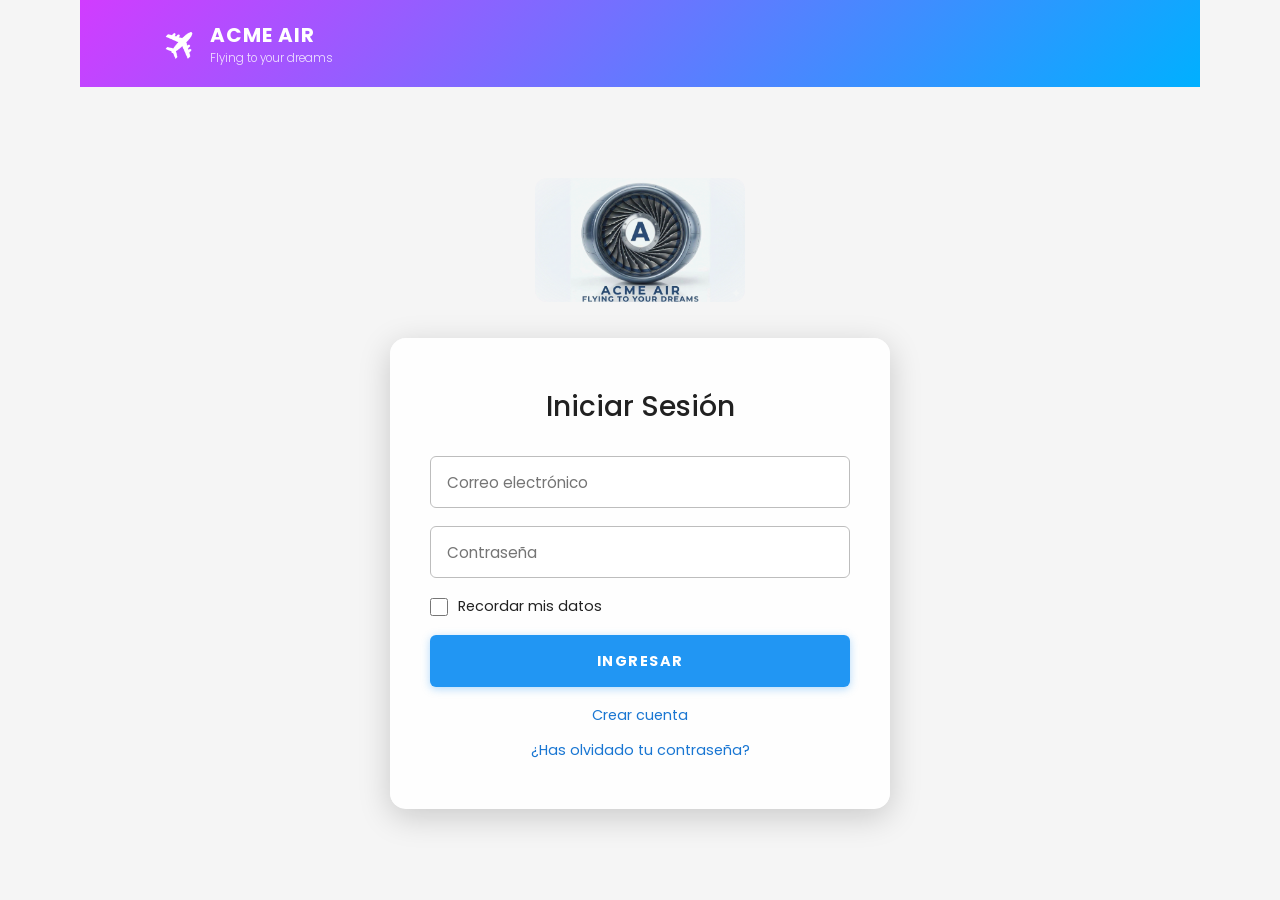
<file: index.html>
<!DOCTYPE html>
<html lang="es">
<head>
  <meta charset="UTF-8">
  <meta name="viewport" content="width=device-width, initial-scale=1.0">
  <title>ACME AIR — Iniciar Sesión</title>
  <link rel="stylesheet" href="css/style.css">
  <link rel="stylesheet" href="css/forms.css">
  <link rel="stylesheet" href="css/layout.css">
  <link rel="stylesheet" href="css/responsive.css">
</head>
<body>
  <div class="page-wrapper">
    <header class="app-header">
      <div class="app-header__logo">
        <img src="img/icons/avion.png" alt="Logo" class="app-header__plane">
        <div class="app-header__brand">
          <span class="app-header__name">ACME AIR</span>
          <span class="app-header__tagline">Flying to your dreams</span>
        </div>
      </div>
    </header>

    <div class="login-center">
      <div class="login-logo-wrap">
        <img src="img/logo.png" alt="ACME AIR Logo" class="login-logo">
      </div>

      <main class="login-card">
        <h1 class="login-title">Iniciar Sesión</h1>

        <form action="menu.html" method="get" novalidate>
          <div class="form-group">
            <input type="email" id="email" name="email" class="form-input" placeholder="Correo electrónico" required>
          </div>

          <div class="form-group">
            <input type="password" id="password" name="password" class="form-input" placeholder="Contraseña" required>
          </div>

          <div class="form-group">
            <label class="form-check" for="recordar">
              <input type="checkbox" id="recordar" name="recordar">
              Recordar mis datos
            </label>
          </div>

          <div class="form-group">
            <a href="menu.html" class="btn-primary" role="button">INGRESAR</a>
          </div>
        </form>

        <a href="registro.html" class="link-blue">Crear cuenta</a>
        <a href="recuperar.html" class="link-blue">¿Has olvidado tu contraseña?</a>
      </main>
    </div>
  </div>
</body>
</html>
</file>
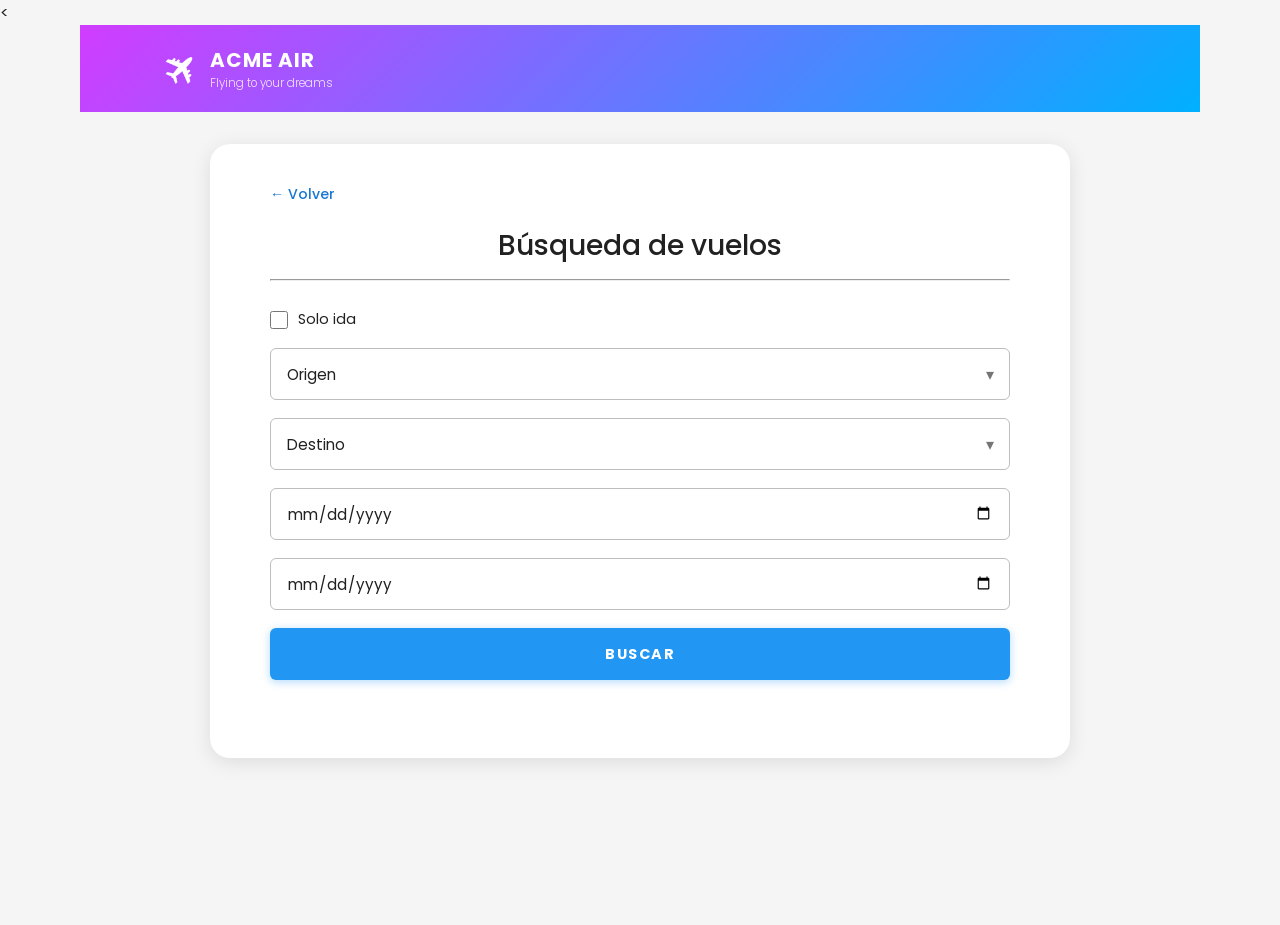
<file: buscar-vuelos.html>
<<!DOCTYPE html>
<html lang="es">
<head>
  <meta charset="UTF-8">
  <meta name="viewport" content="width=device-width, initial-scale=1.0">
  <title>ACME AIR — Buscar Vuelos</title>
  <link rel="stylesheet" href="css/style.css">
  <link rel="stylesheet" href="css/forms.css">
  <link rel="stylesheet" href="css/layout.css">
  <link rel="stylesheet" href="css/responsive.css">
</head>
<body>
  <div class="page-wrapper">
    <header class="app-header">
      <div class="app-header__logo">
        <img src="img/icons/avion.png" alt="Logo" class="app-header__plane">
        <div class="app-header__brand">
          <span class="app-header__name">ACME AIR</span>
          <span class="app-header__tagline">Flying to your dreams</span>
        </div>
      </div>
    </header>

    <main class="app-card">
      <a href="menu.html" class="btn-back">← Volver</a>
      <h1 class="card-title">Búsqueda de vuelos</h1>
      <hr class="card-divider">

      <form action="vuelos.html" method="get">
        <div class="form-group">
          <label class="form-check" for="ida">
            <input type="checkbox" id="ida" name="ida">
            Solo ida
          </label>
        </div>
        
        <div class="form-group select-wrapper">
          <select id="origen" name="origen" class="form-select" required>
            <option value="" disabled selected>Origen</option>
            <option value="BOG">Bogotá</option>
            <option value="MDE">Medellín</option>
            <option value="CUN">Cancún</option>
          </select>
        </div>
        
        <div class="form-group select-wrapper">
          <select id="destino" name="destino" class="form-select" required>
            <option value="" disabled selected>Destino</option>
            <option value="BOG">Bogotá</option>
            <option value="MDE">Medellín</option>
            <option value="CUN">Cancún</option>
          </select>
        </div>
        
        <div class="form-group">
          <input type="date" id="salida" name="salida" class="form-input" placeholder="Fecha de salida" required>
        </div>
        
        <div class="form-group">
          <input type="date" id="regreso" name="regreso" class="form-input" placeholder="Fecha de regreso">
        </div>
        
        <div class="form-group">
          <a href="vuelos.html" class="btn-primary" role="button">BUSCAR</a>
        </div>
      </form>
    </main>
  </div>
</body>
</html>
</file>
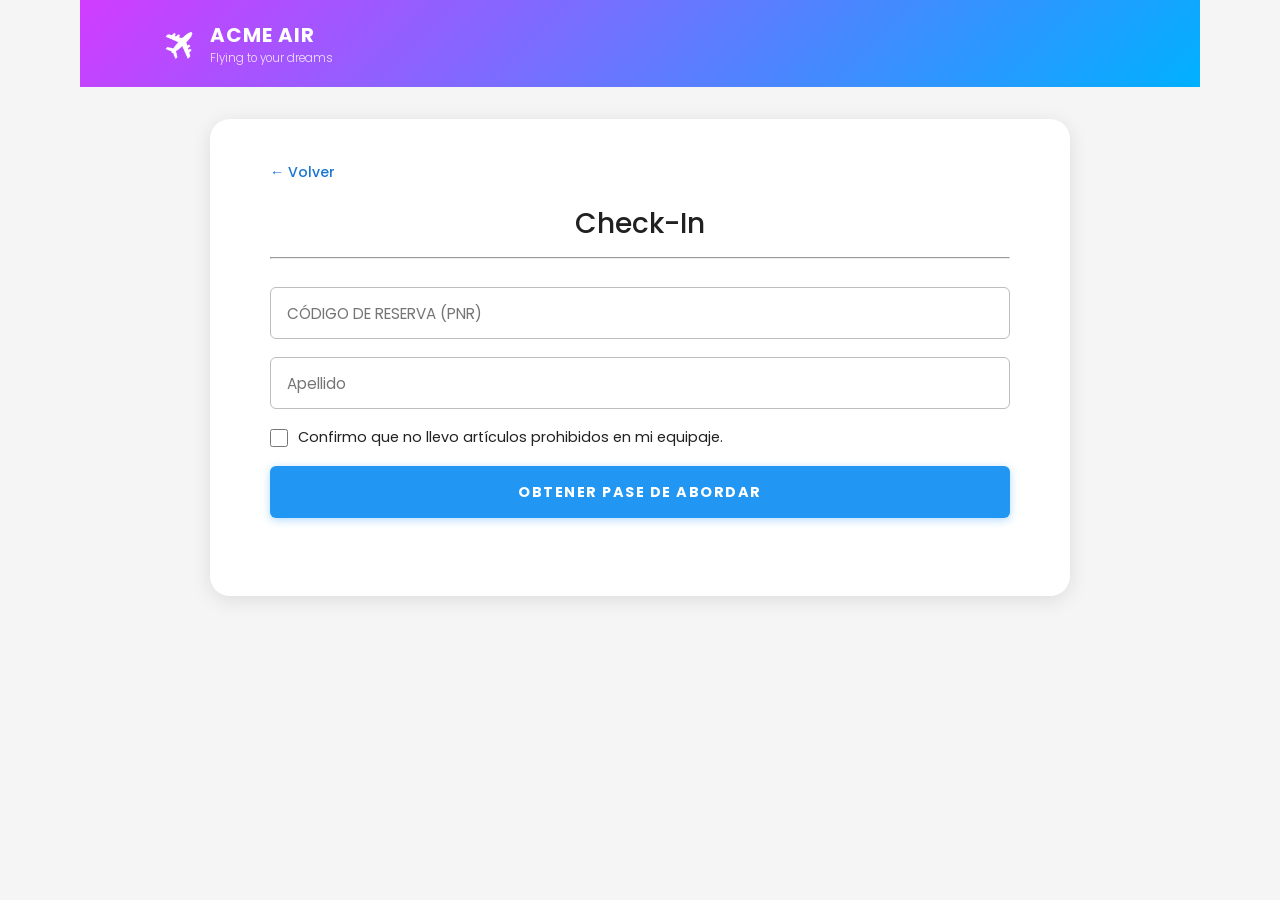
<file: checkin.html>
<!DOCTYPE html>
<html lang="es">
<head>
  <meta charset="UTF-8">
  <meta name="viewport" content="width=device-width, initial-scale=1.0">
  <meta name="description" content="Realiza tu Check-In en línea con ACME AIR.">
  <title>ACME AIR — Check-In</title>
  <link rel="stylesheet" href="css/style.css">
  <link rel="stylesheet" href="css/forms.css">
  <link rel="stylesheet" href="css/layout.css">
  <link rel="stylesheet" href="css/responsive.css">
</head>
<body>

  <div class="page-wrapper" id="checkin-page">

   
    <header class="app-header" role="banner">
      <div class="app-header__logo">
        <img src="img/icons/avion.png" alt="" class="app-header__plane">
        <div class="app-header__brand">
          <span class="app-header__name">ACME AIR</span>
          <span class="app-header__tagline">Flying to your dreams</span>
        </div>
      </div>
    </header>

    
    <main class="app-card" role="main">

      <a href="menu.html" class="btn-back" aria-label="Volver al menú">← Volver</a>

      <h1 class="card-title">Check-In</h1>
      <hr class="card-divider">

      <form id="checkin-form" novalidate>

       
        <div class="form-group">
          <input
            type="text"
            id="pnr"
            name="pnr"
            class="form-input"
            placeholder="Código de Reserva (PNR)"
            autocomplete="off"
            required
            aria-required="true"
            aria-label="Código de reserva PNR"
            maxlength="6"
            style="text-transform: uppercase;"
          >
        </div>

     
        <div class="form-group">
          <input
            type="text"
            id="apellido"
            name="apellido"
            class="form-input"
            placeholder="Apellido"
            autocomplete="family-name"
            required
            aria-required="true"
            aria-label="Apellido del pasajero"
          >
        </div>

       
        <div class="form-group">
          <label class="form-check" for="carga-peligrosa">
            <input type="checkbox" id="carga-peligrosa" name="carga-peligrosa" required>
            Confirmo que no llevo artículos prohibidos en mi equipaje.
          </label>
        </div>

        <div class="form-group">
          <a
            href="menu.html"
            class="btn-primary"
            id="btn-checkin"
            role="button"
            aria-label="Obtener pase de abordar"
          >
            OBTENER PASE DE ABORDAR
          </a>
        </div>

      </form>

    </main>

  </div>

</body>
</html>
</file>
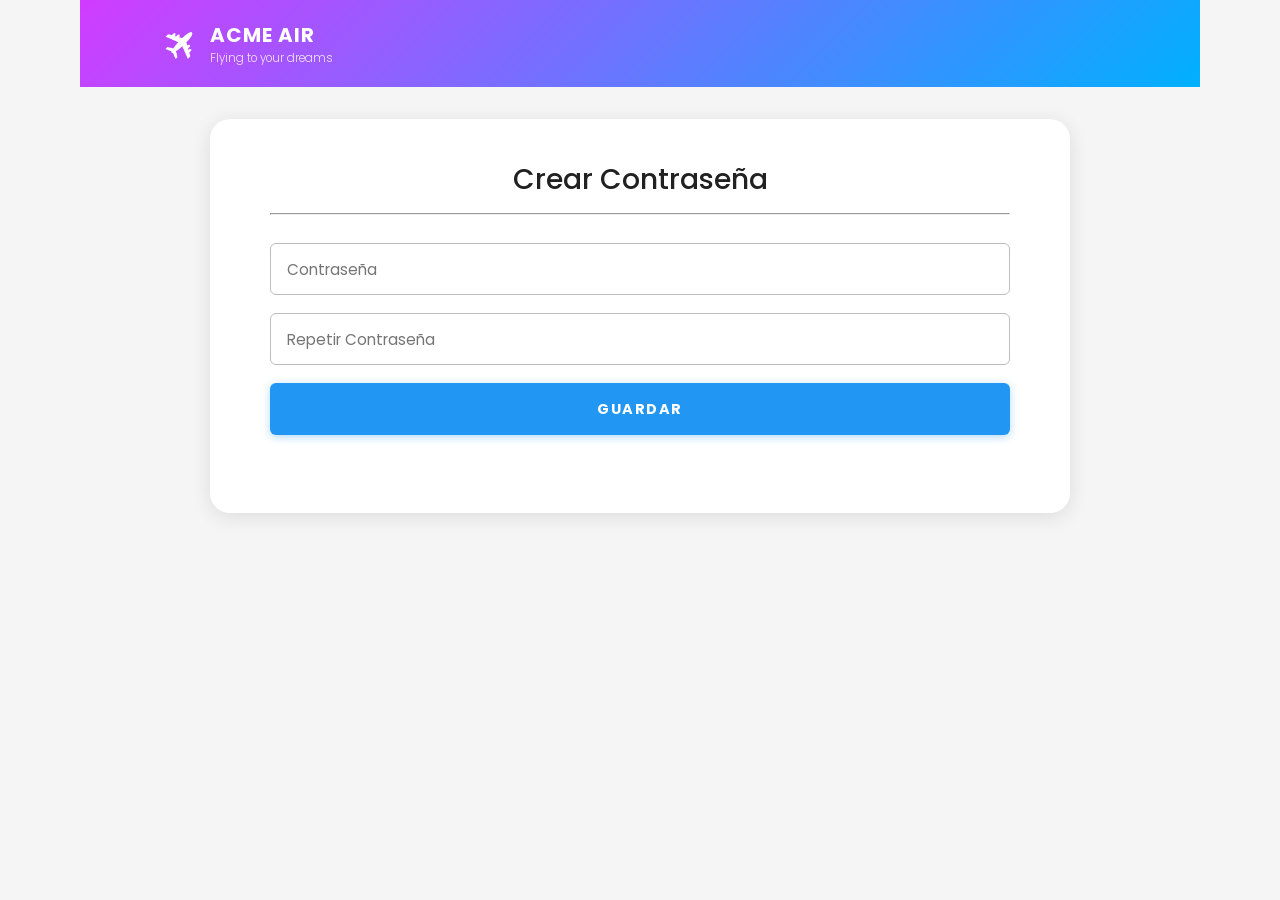
<file: crear-contraseña.html>
<!DOCTYPE html>
<html lang="es">
<head>
  <meta charset="UTF-8">
  <meta name="viewport" content="width=device-width, initial-scale=1.0">
  <title>ACME AIR — Crear Contraseña</title>
  <link rel="stylesheet" href="css/style.css">
  <link rel="stylesheet" href="css/forms.css">
  <link rel="stylesheet" href="css/layout.css">
  <link rel="stylesheet" href="css/responsive.css">
</head>
<body>
  <div class="page-wrapper">
    <header class="app-header">
      <div class="app-header__logo">
        <img src="img/icons/avion.png" alt="Logo" class="app-header__plane">
        <div class="app-header__brand">
          <span class="app-header__name">ACME AIR</span>
          <span class="app-header__tagline">Flying to your dreams</span>
        </div>
      </div>
    </header>

    <main class="app-card">
      <h1 class="card-title">Crear Contraseña</h1>
      <hr class="card-divider">

      <form action="menu.html" method="get">
        <div class="form-group">
          <input type="password" name="pass" class="form-input" placeholder="Contraseña" required>
        </div>
        <div class="form-group">
          <input type="password" name="pass2" class="form-input" placeholder="Repetir Contraseña" required>
        </div>
        <div class="form-group">
          <a href="menu.html" class="btn-primary" role="button">GUARDAR</a>
        </div>
      </form>
    </main>
  </div>
</body>
</html>
</file>
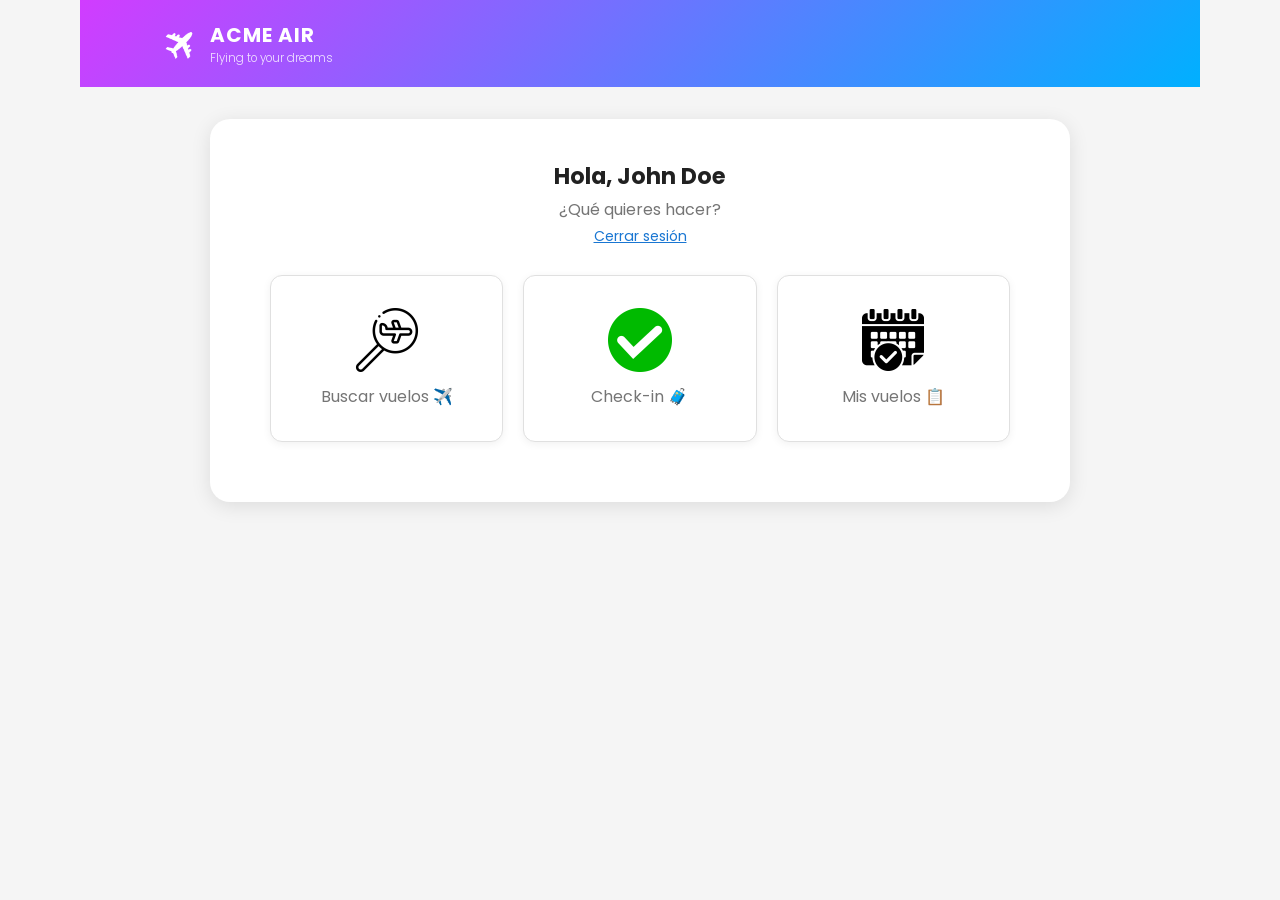
<file: menu.html>
<!DOCTYPE html>
<html lang="es">
<head>
  <meta charset="UTF-8">
  <meta name="viewport" content="width=device-width, initial-scale=1.0">
  <title>ACME AIR — Menú Principal</title>
  <link rel="stylesheet" href="css/style.css">
  <link rel="stylesheet" href="css/forms.css">
  <link rel="stylesheet" href="css/layout.css">
  <link rel="stylesheet" href="css/responsive.css">
</head>
<body>
  <div class="page-wrapper">
    <header class="app-header">
      <div class="app-header__logo">
        <img src="img/icons/avion.png" alt="Logo" class="app-header__plane">
        <div class="app-header__brand">
          <span class="app-header__name">ACME AIR</span>
          <span class="app-header__tagline">Flying to your dreams</span>
        </div>
      </div>
    </header>

    <main class="app-card">
      <h1 class="menu-greeting">Hola, John Doe</h1>
      <p class="menu-subtitle">¿Qué quieres hacer?</p>
      <a href="index.html" class="menu-logout">Cerrar sesión</a>

      <nav class="menu-list">
        <a href="buscar-vuelos.html" class="menu-item">
          <img src="img/icons/buscar-vuelo.png" alt="" class="menu-item__icon">
          <span class="menu-item__label">Buscar vuelos ✈️</span>
          <span class="menu-item__arrow">›</span>
        </a>

        <a href="checkin.html" class="menu-item">
          <img src="img/icons/cheque.png" alt="" class="menu-item__icon">
          <span class="menu-item__label">Check-in 🧳</span>
          <span class="menu-item__arrow">›</span>
        </a>

        <a href="mis-vuelos.html" class="menu-item">
          <img src="img/icons/planificador.png" alt="" class="menu-item__icon">
          <span class="menu-item__label">Mis vuelos 📋</span>
          <span class="menu-item__arrow">›</span>
        </a>
      </nav>
    </main>
  </div>
</body>
</html>
</file>
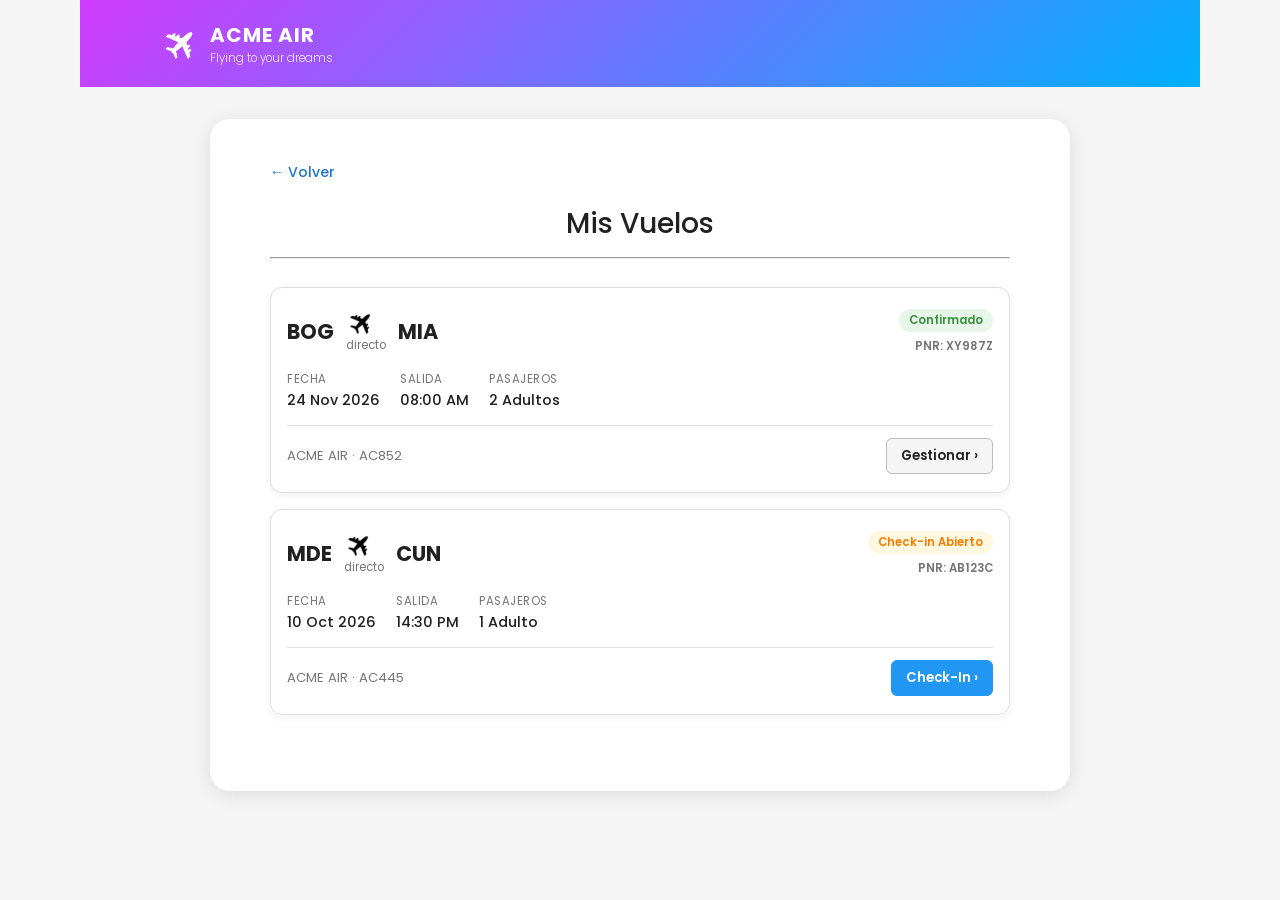
<file: mis-vuelos.html>
<!DOCTYPE html>
<html lang="es">
<head>
  <meta charset="UTF-8">
  <meta name="viewport" content="width=device-width, initial-scale=1.0">
  <meta name="description" content="Consulta tus vuelos y reservas activas en ACME AIR.">
  <title>ACME AIR — Mis Vuelos</title>
  <link rel="stylesheet" href="css/style.css">
  <link rel="stylesheet" href="css/forms.css">
  <link rel="stylesheet" href="css/layout.css">
  <link rel="stylesheet" href="css/responsive.css">
</head>
<body>

  <div class="page-wrapper" id="mis-vuelos-page">

   
    <header class="app-header" role="banner">
      <div class="app-header__logo">
        <img src="img/icons/avion.png" alt="" class="app-header__plane">
        <div class="app-header__brand">
          <span class="app-header__name">ACME AIR</span>
          <span class="app-header__tagline">Flying to your dreams</span>
        </div>
      </div>
    </header>

    
    <main class="app-card" role="main">

      <a href="menu.html" class="btn-back" aria-label="Volver al menú">← Volver</a>

      <h1 class="card-title">Mis Vuelos</h1>
      <hr class="card-divider">

      
      <div class="flights-list" role="list" aria-label="Tus vuelos">

        
        <article class="flight-card" role="listitem" aria-label="Reserva confirmada a Miami">
          <div class="flight-card__header">
            <div class="flight-route">
              <span class="flight-route__city">BOG</span>
              <div style="text-align:center;">
                <img src="img/icons/avion.png" class="flight-route__icon-img" alt="">
                <span class="flight-route__arrow">directo</span>
              </div>
              <span class="flight-route__city">MIA</span>
            </div>
            <div style="text-align:right;">
              <span class="badge badge-success">Confirmado</span><br>
              <span style="font-size:0.72rem;color:var(--clr-muted);font-weight:600;">PNR: XY987Z</span>
            </div>
          </div>
          <div class="flight-card__details">
            <div class="flight-detail">
              <span class="flight-detail__label">Fecha</span>
              <span class="flight-detail__value">24 Nov 2026</span>
            </div>
            <div class="flight-detail">
              <span class="flight-detail__label">Salida</span>
              <span class="flight-detail__value">08:00 AM</span>
            </div>
            <div class="flight-detail">
              <span class="flight-detail__label">Pasajeros</span>
              <span class="flight-detail__value">2 Adultos</span>
            </div>
          </div>
          <div class="flight-card__footer">
            <span class="flight-airline">ACME AIR · AC852</span>
            <a href="menu.html" class="btn-select-flight" aria-label="Gestionar reserva XY987Z">
              Gestionar ›
            </a>
          </div>
        </article>

       
        <article class="flight-card" role="listitem" aria-label="Reserva a Cancún con check-in abierto">
          <div class="flight-card__header">
            <div class="flight-route">
              <span class="flight-route__city">MDE</span>
              <div style="text-align:center;">
                <img src="img/icons/avion.png" class="flight-route__icon-img" alt="">
                <span class="flight-route__arrow">directo</span>
              </div>
              <span class="flight-route__city">CUN</span>
            </div>
            <div style="text-align:right;">
              <span class="badge badge-warning">Check-in Abierto</span><br>
              <span style="font-size:0.72rem;color:var(--clr-muted);font-weight:600;">PNR: AB123C</span>
            </div>
          </div>
          <div class="flight-card__details">
            <div class="flight-detail">
              <span class="flight-detail__label">Fecha</span>
              <span class="flight-detail__value">10 Oct 2026</span>
            </div>
            <div class="flight-detail">
              <span class="flight-detail__label">Salida</span>
              <span class="flight-detail__value">14:30 PM</span>
            </div>
            <div class="flight-detail">
              <span class="flight-detail__label">Pasajeros</span>
              <span class="flight-detail__value">1 Adulto</span>
            </div>
          </div>
          <div class="flight-card__footer">
            <span class="flight-airline">ACME AIR · AC445</span>
            <a href="checkin.html" class="btn-select-flight" style="background:var(--clr-primary);color:white;border-color:var(--clr-primary);" aria-label="Hacer check-in reserva AB123C">
              Check-In ›
            </a>
          </div>
        </article>

      </div>

    </main>

  </div>

</body>
</html>
</file>
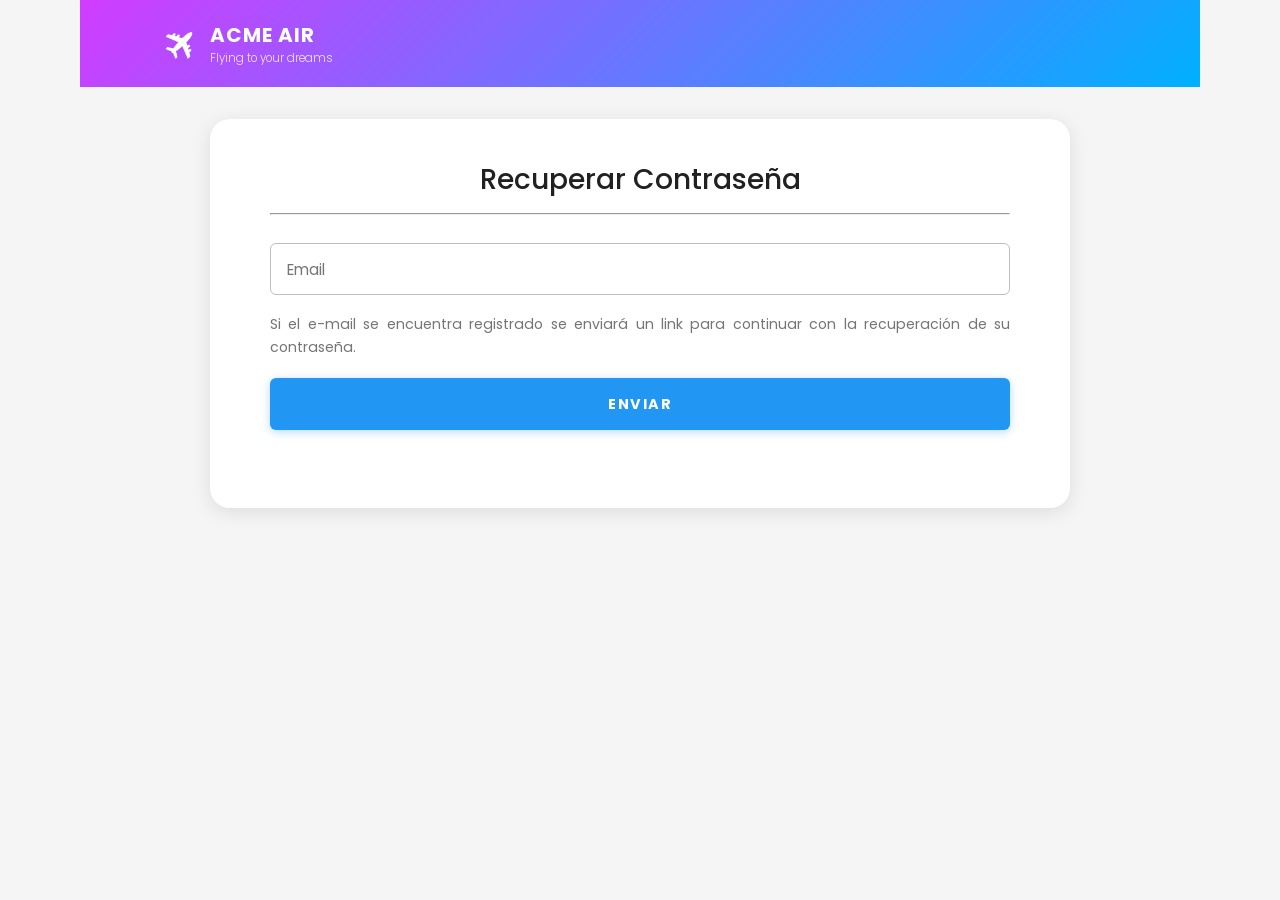
<file: recuperar.html>
<!DOCTYPE html>
<html lang="es">
<head>
  <meta charset="UTF-8">
  <meta name="viewport" content="width=device-width, initial-scale=1.0">
  <meta name="description" content="Recupera el acceso a tu cuenta de ACME AIR.">
  <title>ACME AIR — Recuperar Contraseña</title>
  <link rel="stylesheet" href="css/style.css">
  <link rel="stylesheet" href="css/forms.css">
  <link rel="stylesheet" href="css/layout.css">
  <link rel="stylesheet" href="css/responsive.css">
</head>
<body>

  <div class="page-wrapper" id="recuperar-page">

<header class="app-header" role="banner">
      <div class="app-header__logo">
        <img src="img/icons/avion.png" alt="" class="app-header__plane">
        <div class="app-header__brand">
          <span class="app-header__name">ACME AIR</span>
          <span class="app-header__tagline">Flying to your dreams</span>
        </div>
      </div>
    </header>

<main class="app-card" role="main">

      <h1 class="card-title">Recuperar Contraseña</h1>
      <hr class="card-divider">

      <form id="recuperar-form" action="crear-contraseña.html" novalidate>

<div class="form-group">
          <input
            type="email"
            id="email"
            name="email"
            class="form-input"
            placeholder="Email"
            autocomplete="email"
            required
            aria-required="true"
            aria-label="Correo electrónico registrado"
          >
        </div>

<p class="help-text">
          Si el e-mail se encuentra registrado se enviará un link para
          continuar con la recuperación de su contraseña.
        </p>

<div class="form-group">
          <a
            href="crear-contraseña.html"
            class="btn-primary"
            id="btn-enviar-recuperar"
            role="button"
            aria-label="Enviar enlace de recuperación"
          >
            ENVIAR
          </a>
        </div>

      </form>

    </main>

  </div>

</body>
</html>
</file>
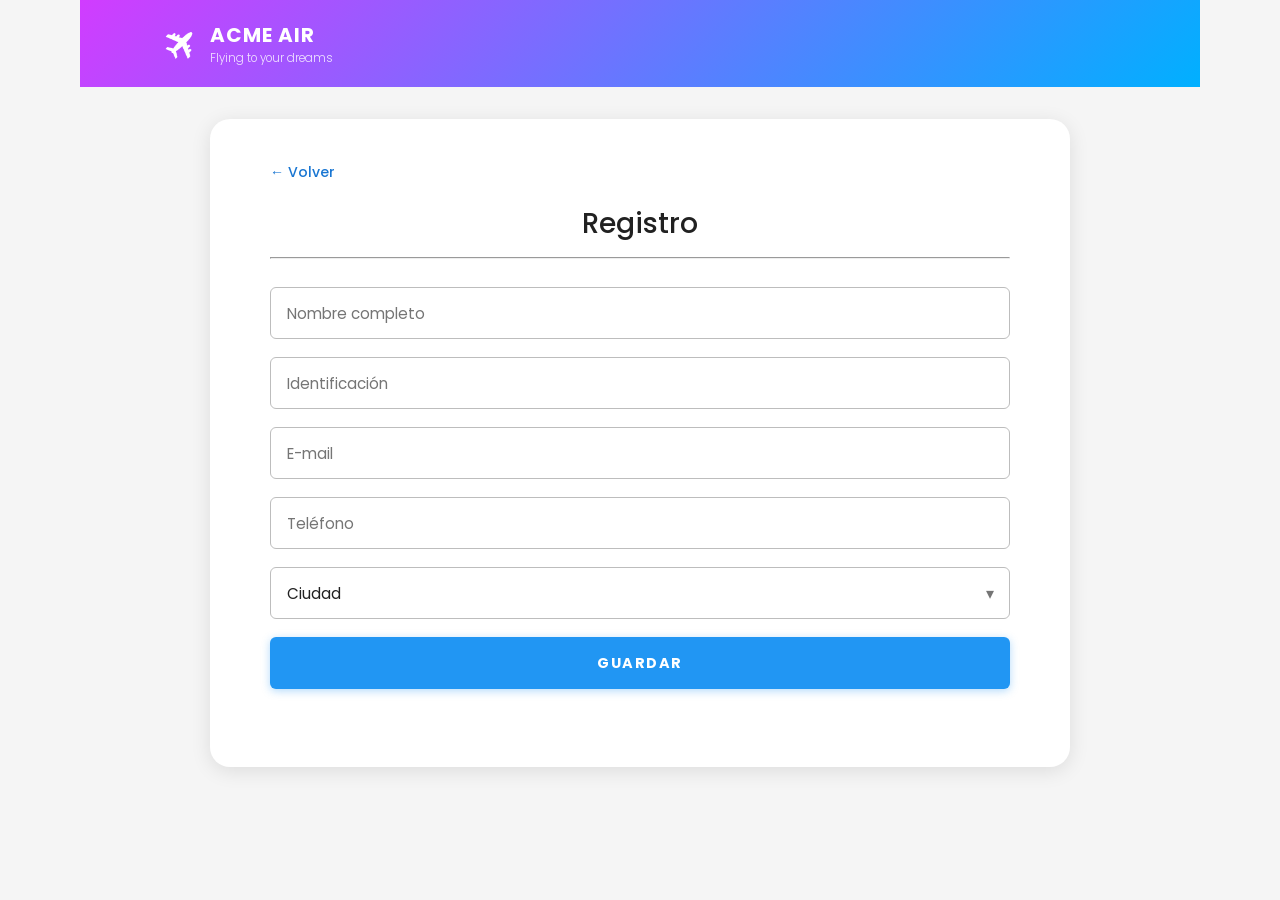
<file: registro.html>
<!DOCTYPE html>
<html lang="es">
<head>
  <meta charset="UTF-8">
  <meta name="viewport" content="width=device-width, initial-scale=1.0">
  <title>ACME AIR — Registro</title>
  <link rel="stylesheet" href="css/style.css">
  <link rel="stylesheet" href="css/forms.css">
  <link rel="stylesheet" href="css/layout.css">
  <link rel="stylesheet" href="css/responsive.css">
</head>
<body>
  <div class="page-wrapper">
    <header class="app-header">
      <div class="app-header__logo">
        <img src="img/icons/avion.png" alt="Logo" class="app-header__plane">
        <div class="app-header__brand">
          <span class="app-header__name">ACME AIR</span>
          <span class="app-header__tagline">Flying to your dreams</span>
        </div>
      </div>
    </header>

    <main class="app-card">
      <a href="index.html" class="btn-back">← Volver</a>
      <h1 class="card-title">Registro</h1>
      <hr class="card-divider">

      <form action="crear-contraseña.html" method="get">
        <div class="form-group">
          <input type="text" name="nombre" class="form-input" placeholder="Nombre completo" required>
        </div>
        <div class="form-group">
          <input type="text" name="identificacion" class="form-input" placeholder="Identificación" required>
        </div>
        <div class="form-group">
          <input type="email" name="email" class="form-input" placeholder="E-mail" required>
        </div>
        <div class="form-group">
          <input type="tel" name="telefono" class="form-input" placeholder="Teléfono" required>
        </div>
        <div class="form-group select-wrapper">
          <select name="ciudad" class="form-select" required>
            <option value="" disabled selected>Ciudad</option>
            <option value="bogota">Bogotá</option>
            <option value="medellin">Medellín</option>
            <option value="cali">Cali</option>
          </select>
        </div>
        <div class="form-group">
          <a href="crear-contraseña.html" class="btn-primary" role="button">GUARDAR</a>
        </div>
      </form>
    </main>
  </div>
</body>
</html>
</file>
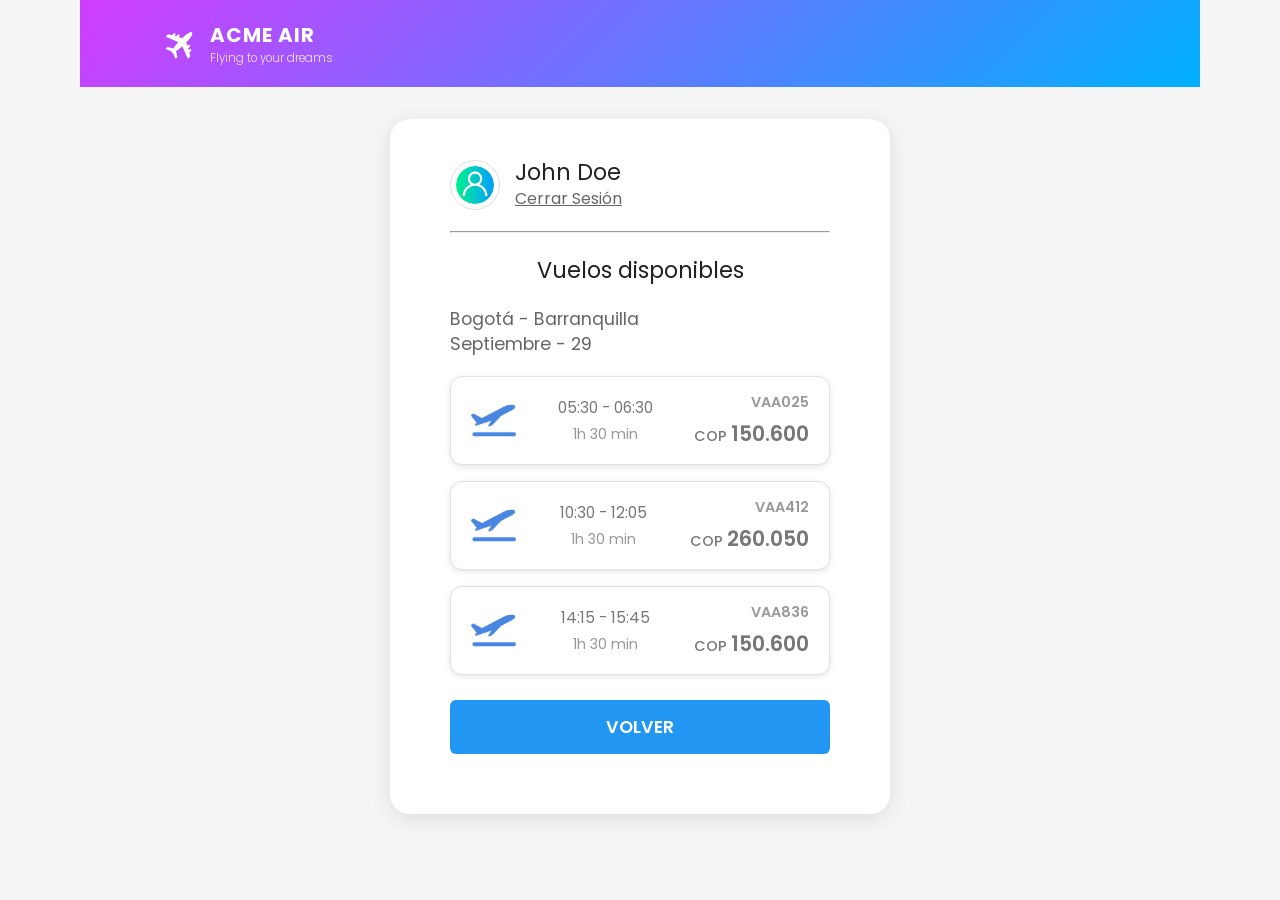
<file: vuelos.html>
<!DOCTYPE html>
<html lang="es">
<head>
  <meta charset="UTF-8">
  <meta name="viewport" content="width=device-width, initial-scale=1.0">
  <title>ACME AIR - Vuelos Disponibles</title>
  <link rel="stylesheet" href="css/style.css">
  <link rel="stylesheet" href="css/forms.css">
  <link rel="stylesheet" href="css/layout.css">
  <link rel="stylesheet" href="css/responsive.css">
</head>
<body>
  <div class="page-wrapper">
    <header class="app-header">
      <div class="app-header__logo">
        <img src="img/icons/avion.png" alt="Logo" class="app-header__plane">
        <div class="app-header__brand">
          <span class="app-header__name">ACME AIR</span>
          <span class="app-header__tagline">Flying to your dreams</span>
        </div>
      </div>
    </header>
    <main class="app-card" style="max-width: 500px; width: 100%;">
      
     
      <div class="user-profile">
        <img src="img/icons/usuario.png" alt="User" class="user-avatar">
        <div class="user-info">
          <span class="user-name">John Doe</span>
          <a href="index.html" class="user-logout">Cerrar Sesión</a>
        </div>
      </div>
      
      <hr class="card-divider" style="margin-bottom: 20px;">
      <h1 class="card-title-center">Vuelos disponibles</h1>
      
      
      <div class="flight-search-info">
        <div>Bogotá - Barranquilla</div>
        <div>Septiembre - 29</div>
      </div>
      
      <div class="flights-list">
        
        <article class="flight-card-custom">
          <div class="flight-icon-custom">
             <img src="img/icons/despegue-del-avion.png" alt="Icono vuelo">
          </div>
          <div class="flight-times-custom">
            <div class="time">05:30 - 06:30</div>
            <div class="duration">1h 30 min</div>
          </div>
          <div class="flight-price-custom">
            <div class="flight-num">VAA025</div>
            <div class="price-val"><span>COP </span>150.600</div>
          </div>
        </article>
        
        <article class="flight-card-custom">
          <div class="flight-icon-custom">
             <img src="img/icons/despegue-del-avion.png" alt="Icono vuelo">
          </div>
          <div class="flight-times-custom">
            <div class="time">10:30 - 12:05</div>
            <div class="duration">1h 30 min</div>
          </div>
          <div class="flight-price-custom">
            <div class="flight-num">VAA412</div>
            <div class="price-val"><span>COP </span>260.050</div>
          </div>
        </article>
        <article class="flight-card-custom">
          <div class="flight-icon-custom">
             <img src="img/icons/despegue-del-avion.png" alt="Icono vuelo">
          </div>
          <div class="flight-times-custom">
            <div class="time">14:15 - 15:45</div>
            <div class="duration">1h 30 min</div>
          </div>
          <div class="flight-price-custom">
            <div class="flight-num">VAA836</div>
            <div class="price-val"><span>COP </span>150.600</div>
          </div>
        </article>
      </div>
      
      <a href="menu.html" class="btn-volver-block">VOLVER</a>
    </main>
  </div>
</body>
</html>
</file>
<file: css/style.css>
@import url('https://fonts.googleapis.com/css2?family=Poppins:wght@300;400;500;700&display=swap');

:root {
  --grad-start: #d13cff;
  --grad-end:   #00b0ff;
  --grad:       linear-gradient(135deg, var(--grad-start), var(--grad-end));

  --clr-primary:  #2196F3;
  --clr-primary-dark: #1976D2;
  --clr-link:     #1976D2;
  --clr-text:     #212121;
  --clr-muted:    #757575;
  --clr-border:   #BDBDBD;
  --clr-bg:       #F5F5F5;
  --clr-white:    #FFFFFF;
  --clr-divider:  #E0E0E0;

  --radius-sm: 6px;
  --radius-md: 12px;
  --radius-lg: 20px;

  --shadow-card: 0 4px 20px rgba(0,0,0,0.10);
  --shadow-btn:  0 2px 8px rgba(33,150,243,0.35);
}

*, *::before, *::after { box-sizing: border-box; margin: 0; padding: 0; }

html { font-size: 16px; }

body {
  font-family: 'Poppins', sans-serif;
  background: var(--clr-bg);
  color: var(--clr-text);
  min-height: 100vh;
  -webkit-font-smoothing: antialiased;
}

a { text-decoration: none; color: inherit; }
img { display: block; max-width: 100%; }
ul, ol { list-style: none; }

.link-blue {
  color: var(--clr-link);
  font-size: 0.9rem;
  display: block;
  text-align: center;
  margin-top: 14px;
  transition: opacity 0.2s;
}

.link-blue:hover { opacity: 0.75; }

.btn-back {
  display: inline-flex;
  align-items: center;
  gap: 6px;
  color: var(--clr-link);
  font-size: 0.88rem;
  font-weight: 500;
  margin-bottom: 20px;
  transition: opacity 0.2s;
}

.btn-back:hover { opacity: 0.75; }

.help-text {
  font-size: 0.88rem;
  color: var(--clr-muted);
  line-height: 1.6;
  text-align: justify;
  margin: 10px 0 20px;
}

.badge {
  display: inline-block;
  padding: 3px 10px;
  border-radius: 20px;
  font-size: 0.72rem;
  font-weight: 600;
}

.badge-success { background: #E8F5E9; color: #388E3C; }
.badge-warning { background: #FFF8E1; color: #F57C00; }
.badge-info    { background: #E3F2FD; color: #1976D2; }
</file>
<file: css/forms.css>
.form-group {
  margin-bottom: 18px;
}

.form-input,
.form-select {
  width: 100%;
  height: 52px;
  padding: 0 16px;
  border: 1.5px solid var(--clr-border);
  border-radius: var(--radius-sm);
  font-size: 0.95rem;
  font-family: 'Poppins', sans-serif;
  color: var(--clr-text);
  background: var(--clr-white);
  outline: none;
  transition: border-color 0.2s;
  appearance: none;
  -webkit-appearance: none;
}

.form-input::placeholder { color: var(--clr-muted); }

.form-input:focus,
.form-select:focus {
  border-color: var(--clr-primary);
}

.select-wrapper {
  position: relative;
}

.select-wrapper::after {
  content: '▾';
  position: absolute;
  right: 16px;
  top: 50%;
  transform: translateY(-50%);
  color: var(--clr-muted);
  pointer-events: none;
  font-size: 1rem;
}

.form-check {
  display: flex;
  align-items: center;
  gap: 10px;
  cursor: pointer;
  font-size: 0.9rem;
  color: var(--clr-text);
}

.form-check input[type="checkbox"] {
  width: 18px;
  height: 18px;
  accent-color: var(--clr-primary);
  cursor: pointer;
  flex-shrink: 0;
}

.btn-primary {
  display: block;
  width: 100%;
  height: 52px;
  background: var(--clr-primary);
  color: var(--clr-white);
  border: none;
  border-radius: var(--radius-sm);
  font-size: 0.9rem;
  font-weight: 700;
  letter-spacing: 1.5px;
  text-align: center;
  line-height: 52px;
  cursor: pointer;
  box-shadow: var(--shadow-btn);
  transition: background 0.2s, transform 0.1s;
  text-transform: uppercase;
}

.btn-primary:hover  { 
  background: var(--clr-primary-dark); 
  transform: scale(1.02);
}
.btn-primary:active { transform: scale(0.98); }
</file>
<file: css/layout.css>
.page-wrapper {
  min-height: 100vh;
  display: flex;
  flex-direction: column;
  align-items: center;
  background: url('../img/backgrounds/cielo.png') center center / cover no-repeat fixed;
}

.app-header {
  width: 100%;
  background: var(--grad);
  padding: 18px 24px;
  display: flex;
  align-items: center;
  gap: 14px;
}

.app-header__logo {
  display: flex;
  align-items: center;
  gap: 12px;
}

.app-header__plane {
  height: 38px;
  width: auto;
  filter: brightness(0) invert(1); 
}

.app-header__brand {
  display: flex;
  flex-direction: column;
}

.app-header__name {
  font-size: 1.25rem;
  font-weight: 700;
  color: var(--clr-white);
  letter-spacing: 1px;
}

.app-header__tagline {
  font-size: 0.72rem;
  color: rgba(255,255,255,0.85);
  font-weight: 300;
}

.app-card {
  background: var(--clr-white);
  border-radius: var(--radius-lg) var(--radius-lg) 0 0;
  margin-top: -12px;         
  width: 100%;
  max-width: 480px;
  min-height: calc(100vh - 80px);
  padding: 32px 24px 40px;
  box-shadow: var(--shadow-card);
}

.card-title {
  font-size: 1.55rem;
  font-weight: 500;
  color: var(--clr-text);
  text-align: center;
  margin-bottom: 12px;
}

.card-divider {
  height: 1px;
  background: var(--clr-divider);
  margin: 0 0 28px;
}

.login-center {
  flex: 1;
  display: flex;
  flex-direction: column;
  align-items: center;
  justify-content: center;
  padding: 32px 24px;
  width: 100%;
}

.login-logo-wrap {
  text-align: center;
  margin-bottom: 28px;
}

.login-logo {
  width: 210px;
  height: auto;
  margin: 0 auto 8px;
  display: block;
  
  mix-blend-mode: multiply;
  
  filter: drop-shadow(0 4px 18px rgba(180, 50, 220, 0.30))
          contrast(1.05)
          saturate(1.1);
  
  -webkit-mask-image: radial-gradient(ellipse 88% 88% at 50% 50%, black 55%, transparent 100%);
  mask-image: radial-gradient(ellipse 88% 88% at 50% 50%, black 55%, transparent 100%);
  border-radius: 12px;
  opacity: 0.92;
  transition: opacity 0.3s ease, transform 0.3s ease;
}

.login-logo:hover {
  opacity: 1;
  transform: scale(1.04);
}

.login-card {
  width: 100%;
  max-width: 440px;
  background: rgba(255, 255, 255, 0.88);
  backdrop-filter: blur(12px);
  -webkit-backdrop-filter: blur(12px);
  border-radius: 16px;
  padding: 32px 28px;
  box-shadow: 0 8px 32px rgba(0, 0, 0, 0.18);
}

.login-title {
  font-size: 1.75rem;
  font-weight: 500;
  text-align: center;
  color: var(--clr-text);
  margin-bottom: 28px;
}

.menu-greeting {
  font-size: 1.4rem;
  font-weight: 700;
  text-align: center;
  margin-bottom: 4px;
}

.menu-subtitle {
  font-size: 1rem;
  color: var(--clr-muted);
  text-align: center;
  margin-bottom: 4px;
}

.menu-logout {
  display: block;
  text-align: center;
  color: var(--clr-link);
  font-size: 0.88rem;
  text-decoration: underline;
  margin-bottom: 28px;
}

.menu-list {
  display: flex;
  flex-direction: column;
  gap: 14px;
}

.menu-item {
  display: flex;
  align-items: center;
  gap: 16px;
  padding: 18px 16px;
  border: 1.5px solid var(--clr-divider);
  border-radius: var(--radius-md);
  background: var(--clr-white);
  box-shadow: 0 2px 8px rgba(0,0,0,0.06);
  color: var(--clr-text);
  transition: box-shadow 0.2s, transform 0.15s;
}

.menu-item:hover {
  box-shadow: 0 4px 16px rgba(0,0,0,0.12);
  transform: translateY(-1px);
}

.menu-item__icon {
  width: 52px;
  height: 52px;
  object-fit: contain;
  flex-shrink: 0;
}

.menu-item__label {
  flex: 1;
  font-size: 1rem;
  font-weight: 400;
  color: var(--clr-muted);
}

.menu-item__arrow {
  font-size: 1.3rem;
  color: var(--clr-muted);
  font-weight: 300;
}

.inner-card {
  background: var(--clr-white);
  border-radius: var(--radius-md);
  border: 1.5px solid var(--clr-divider);
  padding: 24px;
  margin-bottom: 20px;
  box-shadow: 0 2px 8px rgba(0,0,0,0.06);
}

.inner-card__title {
  font-size: 1.1rem;
  font-weight: 500;
  margin-bottom: 20px;
  color: var(--clr-text);
}

.tabla-vuelos-container {
  overflow-x: auto;
  border-radius: var(--radius-md);
  border: 1.5px solid var(--clr-divider);
}

.tabla-vuelos {
  width: 100%;
  border-collapse: collapse;
  font-size: 0.9rem;
}

.tabla-vuelos thead th {
  background: var(--grad);
  color: white;
  padding: 12px 14px;
  text-align: left;
  font-weight: 500;
  white-space: nowrap;
}

.tabla-vuelos tbody tr {
  border-bottom: 1px solid var(--clr-divider);
  transition: background 0.15s;
}

.tabla-vuelos tbody tr:last-child { border-bottom: none; }
.tabla-vuelos tbody tr:hover { background: #f0f9ff; }

.tabla-vuelos tbody td {
  padding: 14px;
  color: var(--clr-text);
  vertical-align: middle;
}

.tabla-vuelos .price {
  font-weight: 700;
  color: var(--clr-primary);
}

.tabla-vuelos .route {
  display: flex;
  align-items: center;
  gap: 8px;
}

.tabla-vuelos .avion {
  width: 22px;
  height: auto;
}

.btn-vuelo-seleccionar {
  display: inline-block;
  padding: 7px 14px;
  background: var(--clr-primary);
  color: white;
  border-radius: 6px;
  font-size: 0.82rem;
  font-weight: 600;
  white-space: nowrap;
  transition: background 0.2s;
}

.btn-vuelo-seleccionar:hover { background: var(--clr-primary-dark); }

.flight-card {
  border: 1.5px solid var(--clr-divider);
  border-radius: var(--radius-md);
  background: var(--clr-white);
  padding: 18px 16px;
  margin-bottom: 16px;
  box-shadow: 0 2px 8px rgba(0,0,0,0.06);
}

.flight-card__header {
  display: flex;
  justify-content: space-between;
  align-items: center;
  margin-bottom: 14px;
}

.flight-route {
  display: flex;
  align-items: center;
  gap: 12px;
}

.flight-route__city {
  font-size: 1.3rem;
  font-weight: 700;
  color: var(--clr-text);
}

.flight-route__icon-img {
  height: 28px;
  width: auto;
}

.flight-route__arrow {
  font-size: 0.72rem;
  color: var(--clr-muted);
  display: block;
  text-align: center;
}

.flight-card__details {
  display: flex;
  gap: 20px;
  margin-bottom: 14px;
  flex-wrap: wrap;
}

.flight-detail {
  display: flex;
  flex-direction: column;
  gap: 2px;
}

.flight-detail__label {
  font-size: 0.72rem;
  color: var(--clr-muted);
  text-transform: uppercase;
  letter-spacing: 0.5px;
}

.flight-detail__value {
  font-size: 0.9rem;
  font-weight: 500;
}

.flight-card__footer {
  display: flex;
  justify-content: space-between;
  align-items: center;
  border-top: 1px solid var(--clr-divider);
  padding-top: 12px;
}

.flight-airline {
  font-size: 0.82rem;
  color: var(--clr-muted);
}

.btn-select-flight {
  display: inline-block;
  padding: 7px 14px;
  background: var(--clr-bg);
  border: 1.5px solid var(--clr-border);
  border-radius: 6px;
  font-size: 0.82rem;
  font-weight: 600;
  color: var(--clr-text);
  transition: all 0.2s;
}

.btn-select-flight:hover {
  background: var(--clr-primary);
  color: white;
  border-color: var(--clr-primary);
}

/* --- ESTILOS NUEVOS PARA VUELOS DISPONIBLES --- */
.user-profile {
  display: flex;
  align-items: center;
  gap: 15px;
  margin-bottom: 20px;
}
.user-avatar {
  width: 50px;
  height: 50px;
  border-radius: 50%;
  border: 1px solid var(--clr-divider);
  padding: 5px;
}
.user-info {
  display: flex;
  flex-direction: column;
}
.user-name {
  font-size: 1.4rem;
  font-weight: 400;
  color: #222;
  line-height: 1.2;
}
.user-logout {
  font-size: 1rem;
  color: #666;
  text-decoration: underline;
}
.flight-search-info {
  color: #555;
  margin-bottom: 20px;
}
.flight-search-info > div {
  font-size: 1.1rem;
  color: #666;
  line-height: 1.4;
}
.card-title-center {
  text-align: center;
  font-size: 1.4rem;
  margin-bottom: 20px;
  font-weight: 400;
}
.flight-card-custom {
  display: flex;
  align-items: center;
  justify-content: space-between;
  padding: 15px 20px;
  border: 1.5px solid var(--clr-divider);
  border-radius: var(--radius-md);
  background: var(--clr-white);
  margin-bottom: 16px;
  box-shadow: 0 2px 6px rgba(0,0,0,0.1);
}
.flight-icon-custom img {
  width: 45px;
  filter: invert(48%) sepia(87%) saturate(1450%) hue-rotate(195deg) brightness(91%) contrast(93%);
}
.flight-times-custom {
  text-align: center;
  flex: 1;
}
.flight-times-custom .time {
  color: #777;
  font-size: 0.95rem;
  margin-bottom: 5px;
}
.flight-times-custom .duration {
  color: #999;
  font-size: 0.9rem;
}
.flight-price-custom {
  text-align: right;
}
.flight-price-custom .flight-num {
  color: #999;
  font-size: 0.9rem;
  font-weight: 600;
  margin-bottom: 5px;
  text-transform: uppercase;
}
.flight-price-custom .price-val {
  font-size: 1.3rem;
  font-weight: 600;
  color: #777;
}
.flight-price-custom .price-val span {
  font-size: 0.9rem;
  font-weight: 500;
}
.btn-volver-block {
  display: block;
  width: 100%;
  text-align: center;
  padding: 14px;
  margin-top: 25px;
  background: var(--clr-primary);
  color: white;
  border-radius: 6px;
  font-weight: 600;
  font-size: 1.1rem;
  text-transform: uppercase;
  transition: background 0.2s;
}
.btn-volver-block:hover {
  background: var(--clr-primary-dark);
}
</file>
<file: css/responsive.css>
@media (max-width: 320px) {
  html { font-size: 14px; }

  .login-wrapper { padding: 16px 12px; }
  .login-card { padding: 24px 16px; }
  .login-title { font-size: 1.4rem; }

  .app-header { padding: 14px 16px; }
  .app-header__name { font-size: 1rem; }

  .app-card { padding: 20px 12px 28px; border-radius: 0; min-height: 100vh; }
  .card-title { font-size: 1.3rem; }

  .form-input, .form-select, .btn-primary { height: 48px; font-size: 0.88rem; }

  .menu-item { padding: 14px 12px; gap: 12px; }
  .menu-item__icon { width: 40px; height: 40px; }

  .tabla-vuelos { font-size: 0.78rem; }
  .tabla-vuelos tbody td { padding: 8px; }
}

@media (max-width: 480px) {
  .app-card { border-radius: 0; min-height: 100vh; padding: 24px 16px 32px; }
  .login-wrapper { padding: 20px 16px; }
  .tabla-vuelos { font-size: 0.82rem; }
  .tabla-vuelos tbody td { padding: 10px; }
}

@media (min-width: 768px) {
  .page-wrapper {
    background: var(--clr-bg);
    justify-content: flex-start;
  }

  .app-card {
    margin-top: 0;
    border-radius: 0;
    max-width: 100%;
    box-shadow: none;
  }

  .login-card {
    max-width: 520px;
  }

  .menu-list {
    display: grid;
    grid-template-columns: repeat(2, 1fr);
    gap: 16px;
  }

  .menu-item {
    flex-direction: column;
    text-align: center;
    padding: 24px 16px;
    justify-content: center;
    gap: 10px;
  }

  .menu-item__arrow { display: none; }
}

@media (min-width: 1024px) {
  .page-wrapper {
    justify-content: flex-start;
    padding: 0 80px;
    background: var(--clr-bg);
  }

  .app-header {
    padding: 20px 80px;
  }

  .app-card {
    max-width: 860px;
    margin: 32px auto 0;
    border-radius: var(--radius-lg);
    padding: 40px 60px 60px;
    box-shadow: var(--shadow-card);
    min-height: auto;
  }

  .login-wrapper {
    padding: 40px 80px;
  }

  .login-card {
    max-width: 500px;
    padding: 48px 40px;
  }

  .menu-list {
    display: grid;
    grid-template-columns: repeat(3, 1fr);
    gap: 20px;
  }

  .menu-item {
    flex-direction: column;
    text-align: center;
    padding: 32px 16px;
    justify-content: center;
    gap: 12px;
  }

  .menu-item__icon { width: 64px; height: 64px; }
  .menu-item__arrow { display: none; }

  .card-title { font-size: 1.75rem; }

  .tabla-vuelos { font-size: 0.95rem; }
}
</file>
